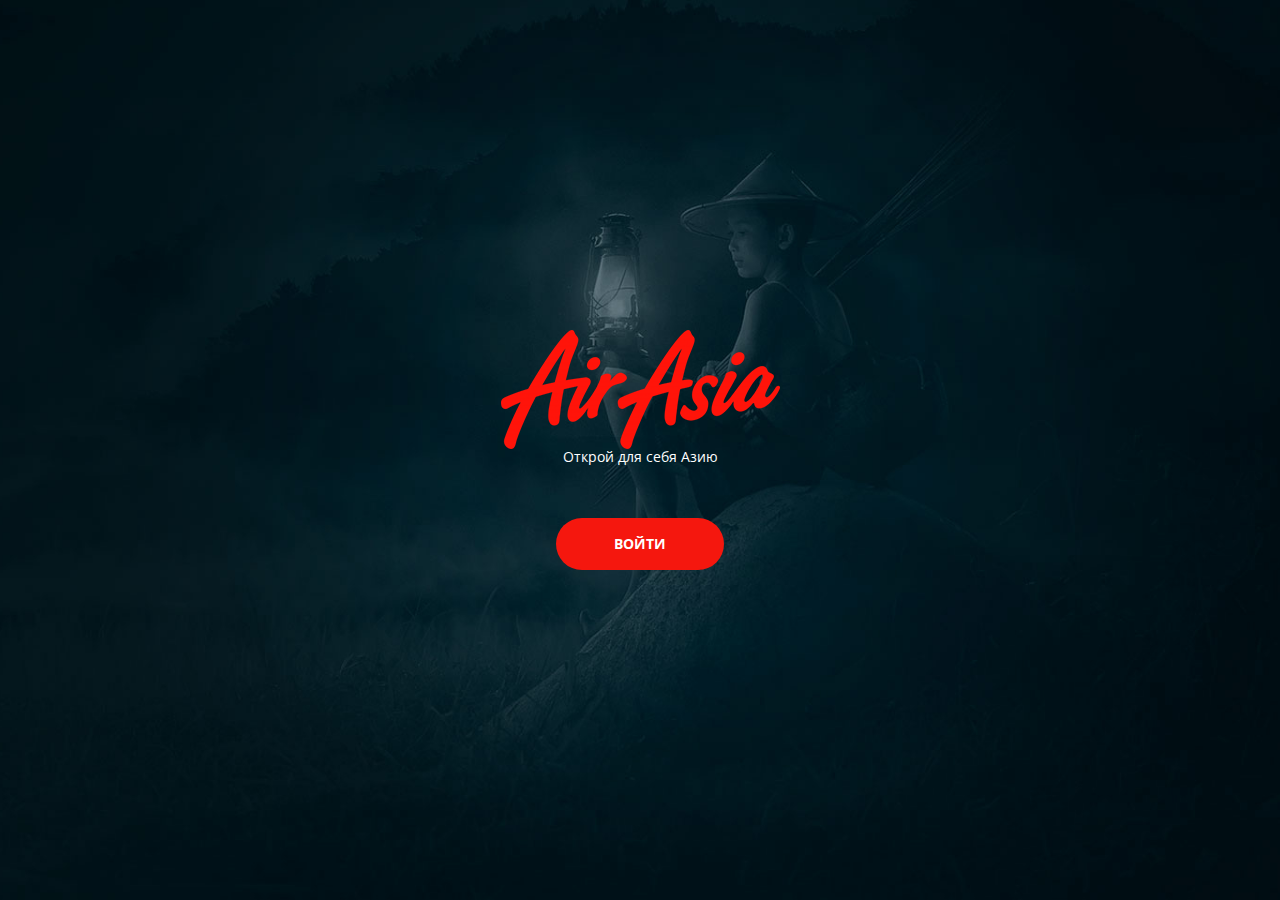
<file: index.html>
<!DOCTYPE html>
<html lang="ru">

<head>
  <meta charset="UTF-8">
  <meta name="viewport" content="width=1160">
  <link rel="preconnect" href="https://fonts.gstatic.com">
  <link href="https://fonts.googleapis.com/css2?family=Open+Sans:wght@400;600;700&display=swap" rel="stylesheet">

  <link rel="stylesheet" href="./css/style.css">
  <title>Air Asia - авторские туры по азии</title>
</head>


<body>
  <div class="wrapper wrapper--hello">
    <main class="hello">
      <div class="hello__content">

        <div class="hello__logo">
          <a href="./main.html" class="hello__link">
            <img src="./img/logo__big.png" class="hello__logo-pic" alt="Air Asia logo">
          </a>
        </div>
        <div class="hello__text">Открой для себя Азию</div>
        <div class="hello__btn">
        </div>
        <a href="./main.html" class="btn hello__btn">войти</a>
      </div>
    </main>
  </div>
</body>

</html>
</file>
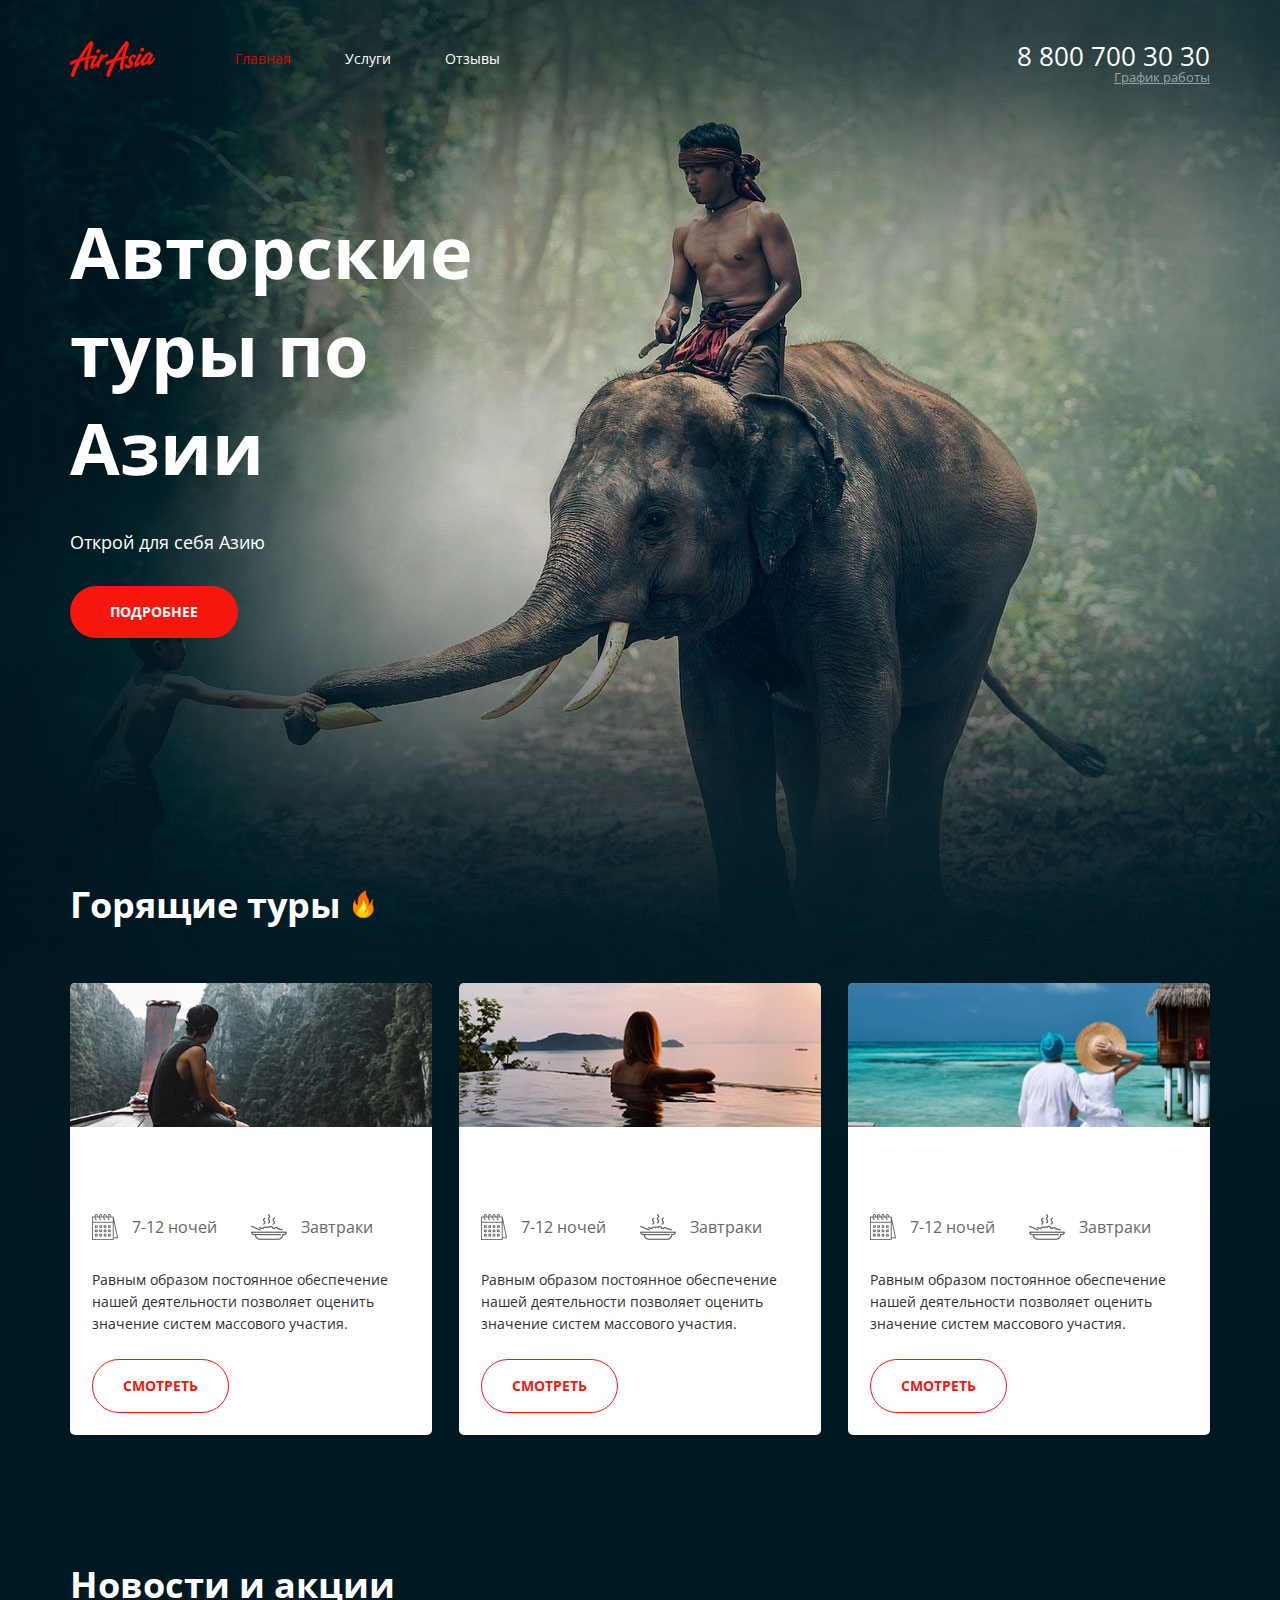
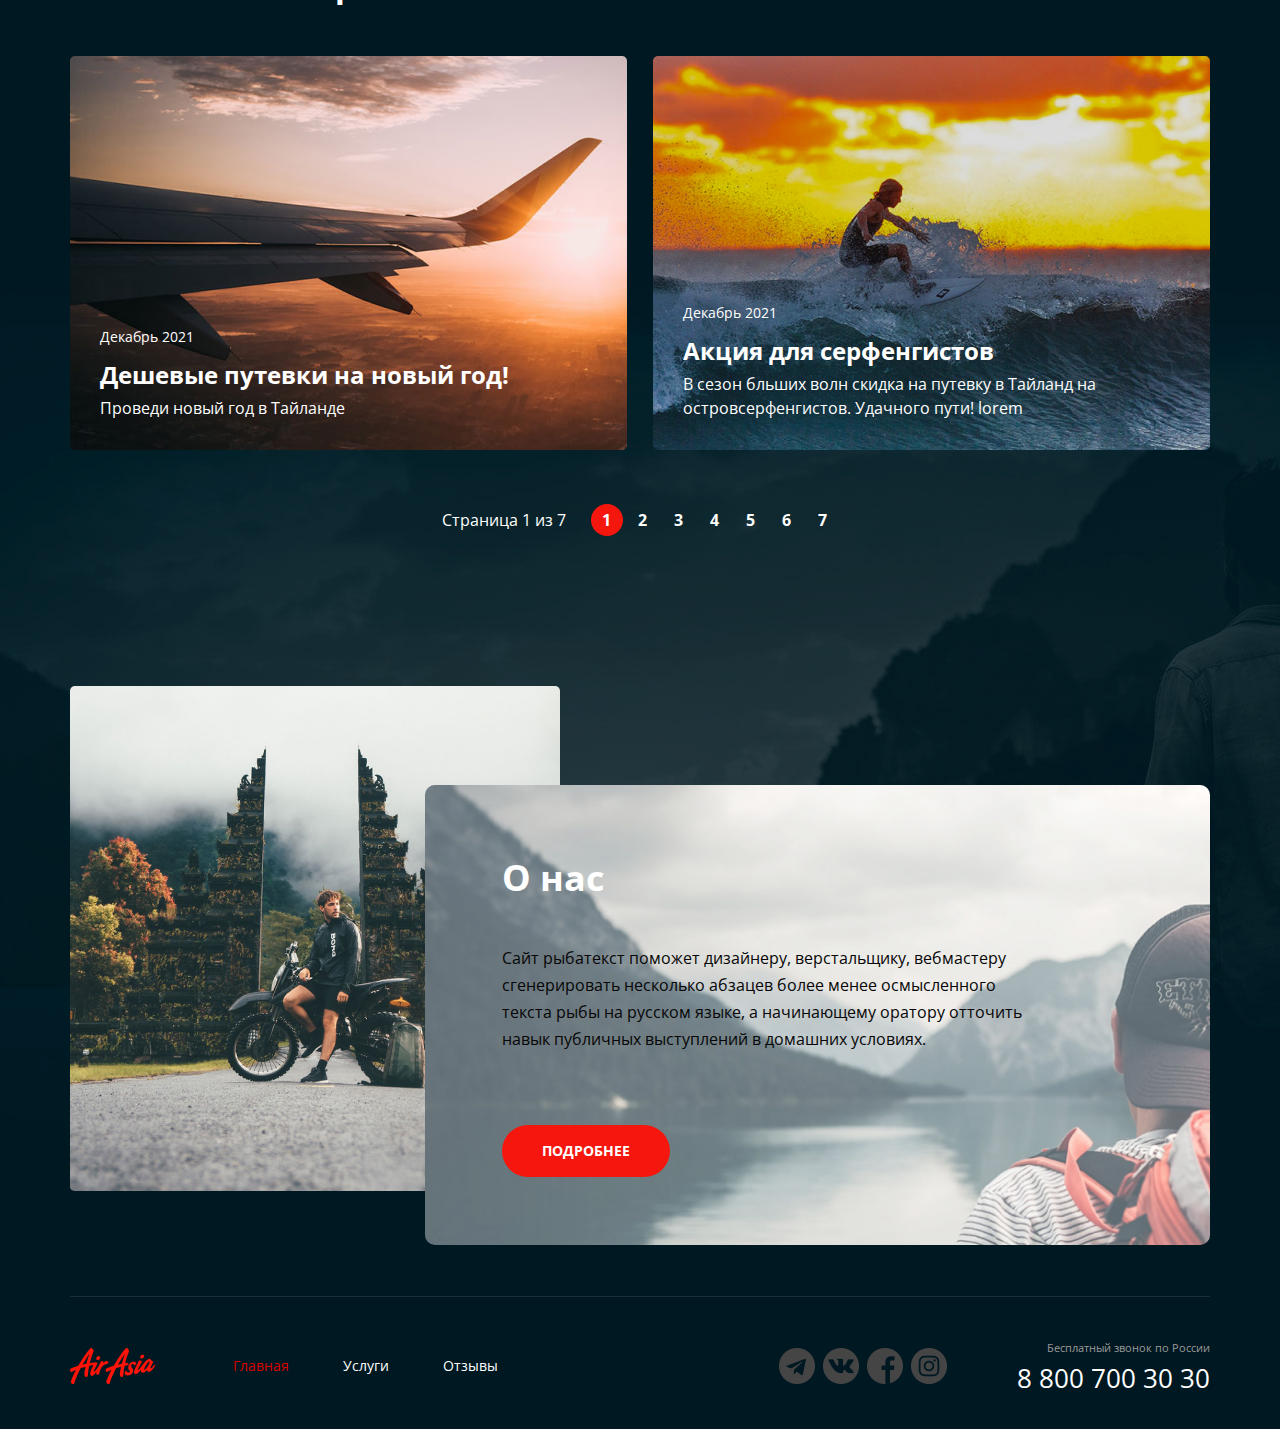
<file: main.html>
<!DOCTYPE html>
<html lang="ru">

<head>
  <meta charset="UTF-8">
  <meta name="viewport" content="width=1160">
  <link rel="preconnect" href="https://fonts.gstatic.com">
  <link href="https://fonts.googleapis.com/css2?family=Open+Sans:wght@400;600;700&display=swap" rel="stylesheet">

  <link rel="stylesheet" href="./css/style.css">
  <title>Air Asia - авторские туры по азии</title>
</head>


<body>
  <div class="wrapper wrapper--index">
    <div class="wrapper__content">
      <header class="header header--index">
        <div class="container">
          <div class="header__cols">
            <div class="header__col">
              <div class="header__logo">
                <a href="./main.html" class="logo">
                  <img src="img/logo.png" alt="logo" class="logo__img">
                </a>
              </div>
              <div class="header__menu">
                <nav class="menu">
                  <ul class="menu__list">
                    <li class="menu__item">
                      <a href="#" class="menu__link menu__link--active">Главная</a>
                    </li>
                    <li class="menu__item">
                      <a href="./services.html" class="menu__link">Услуги</a>
                    </li>
                    <li class="menu__item">
                      <a href="./reviews.html" class="menu__link">Отзывы</a>
                    </li>
                  </ul>
                </nav>
              </div>
            </div>
            <div class="header__col header__col--right">
              <address class="contacts">
                <a href="tel:88007003030" class="contacts__phone">
                  <span class="contacts__phone-num">8 800 700 30 30</span>
                </a>
                <div class="contacts__dropdown">
                  <span class="contacts__schedule">График работы</span>
                  <div class="contacts__popup">
                    <span class="contacts__schedule-work">пн-вс 09:00 - 20:00</span>
                    <span class="contacts__schedule-lunch">Обед 14:00-14:30</span>
                  </div>
                </div>
              </address>
            </div>
          </div>
        </div>
      </header>
      <div class="main">
        <div class="hero hero--main">
          <div class="container">
            <h1 class="hero__title hero__title--index title">Авторские туры по Aзии</h1>
            <div class="hero__description">Открой для себя Азию</div>
            <a href="#" class="hero__btn btn">Подробнее</a>
          </div>
        </div>

        <section class="tours">
          <div class="container">
            <h2 class="title title--tours">Горящие туры</h2>
            <div class="tours__cards">
              <div class="card tours__card">
                <div class="card__img">
                  <img src="img/thai.jpg" alt="thai" class="card__img-bg">
                </div>
                <div class="card__content">
                  <div class="card__title title">Тайланд</div>
                  <div class="card__conditions">
                    <span class="card__conditions-calendar card__conditions_icon">7-12 ночей</span>
                    <span class="card__conditions-meal card__conditions_icon">Завтраки</span>

                  </div>
                  <p class="card__text">
                    Равным образом постоянное обеспечение нашей деятельности позволяет оценить значение систем массового
                    участия.
                  </p>
                  <a href="#" class="btn--secondary btn btn--card">Смотреть</a>
                </div>
              </div>
              <div class="card tours__card">
                <div class="card__img">
                  <img src="img/bali.jpg" alt="Bali" class="card__img-bg">
                </div>
                <div class="card__content">
                  <div class="card__title title">Бали</div>
                  <div class="card__conditions">
                    <span class="card__conditions-calendar card__conditions_icon">7-12 ночей</span>
                    <span class="card__conditions-meal card__conditions_icon">Завтраки</span>
                  </div>
                  <p class="card__text">
                    Равным образом постоянное обеспечение нашей деятельности позволяет оценить значение систем массового
                    участия.
                  </p>
                  <a href="#" class="btn--secondary btn btn--card">Смотреть</a>
                </div>
              </div>
              <div class="card tours__card">
                <div class="card__img">
                  <img src="img/indonesia.jpg" alt="Indonesia" class="card__img-bg">
                </div>
                <div class="card__content">
                  <div class="card__title title">Индонезия</div>
                  <div class="card__conditions">
                    <span class="card__conditions-calendar card__conditions_icon">7-12 ночей</span>
                    <span class="card__conditions-meal card__conditions_icon">Завтраки</span>
                  </div>
                  <p class="card__text">
                    Равным образом постоянное обеспечение нашей деятельности позволяет оценить значение систем массового
                    участия.
                  </p>
                  <a href="#" class="btn--secondary btn btn--card">Смотреть</a>
                </div>
              </div>


            </div>
          </div>
        </section>
        <section class="news">
          <div class="container">
            <h2 class="title title--news">Новости и акции</h2>
            <div class="news__cards">
              <div class="news__card news__card--1">
                <div class="news__date">Декабрь 2021</div>
                <h3 class="news__title title">Дешевые путевки на новый год!</h3>
                <p class="news__text">Проведи новый год в Тайланде </p>
              </div>
              <div class="news__card news__card--2">
                <div class="news__date">Декабрь 2021</div>
                <h3 class="news__title title">Акция для серфенгистов</h3>
                <p class="news__text">В сезон бльших волн скидка на путевку в Тайланд на островсерфенгистов.
                  Удачного пути! lorem</p>
              </div>

            </div>
          </div>
        </section>

        <div class="paginator paginator--index">
          <span class="paginator__title">Страница 1 из 7</span>
          <ul class="paginator__list">
            <li class="paginator__item">
              <a href="#" class="paginator__link paginator__link--active">1</a>
            </li>
            <li class="paginator__item">
              <a href="#" class="paginator__link">2</a>
            </li>
            <li class="paginator__item">
              <a href="#" class="paginator__link">3</a>
            </li>
            <li class="paginator__item">
              <a href="#" class="paginator__link">4</a>
            </li>
            <li class="paginator__item">
              <a href="#" class="paginator__link">5</a>
            </li>
            <li class="paginator__item">
              <a href="#" class="paginator__link">6</a>
            </li>
            <li class="paginator__item">
              <a href="#" class="paginator__link">7</a>
            </li>
          </ul>
        </div>

        <div class="container">
          <section class="about">
            <div class="about__card_secondary"></div>
            <div class="about__card">
              <h3 class="about__title title">
                О нас
              </h3>
              <div class="about__text">
                <p> Сайт рыбатекст поможет дизайнеру, верстальщику, вебмастеру сгенерировать несколько абзацев более
                  менее
                  осмысленного текста рыбы на русском языке, а начинающему оратору отточить навык публичных выступлений
                  в
                  домашних условиях. </p>
              </div>
              <a href="#" class="about__btn btn">Подробнее</a>
            </div>
          </section>
        </div>
      </div>
    </div>
    <footer class="footer">
      <div class="container">
        <div class="footer__cols">
          <div class="footer__col">
            <div class="footer__logo">
              <a href="main.html" class="logo">
                <img src="img/logo.png" alt="logo" class="logo__img">
              </a>
            </div>
            <div class="footer__menu">
              <nav class="menu">
                <ul class="menu__list">
                  <li class="menu__item">
                    <a href="#" class="menu__link menu__link--active">Главная</a>
                  </li>

                  <li class="menu__item">
                    <a href="./services.html" class="menu__link ">Услуги</a>
                  </li>
                  <li class="menu__item">
                    <a href="./reviews.html" class="menu__link">Отзывы</a>
                  </li>
                </ul>
              </nav>
            </div>
          </div>
          <div class="footer__col--right footer__col">
            <div class="footer__social">
              <ul class="social">
                <li class="social__item">
                  <a href="#" class="social__link social__link--telegram"></a>
                </li>
                <li class="social__item">
                  <a href="#" class="social__link social__link--vk"></a>
                </li>
                <li class="social__item">
                  <a href="#" class="social__link social__link--f"></a>
                </li>
                <li class="social__item">
                  <a href="#" class="social__link social__link--in"></a>
                </li>
              </ul>
            </div>
            <div class="footer__contacts">
              <address class="contacts">
                <span class="contacts__note">Бесплатный звонок по России</span>
                <a href="tel:88007003030" class="contacts__phone">
                  <span class="contacts__phone-num">8 800 700 30 30</span>
                </a>
              </address>
            </div>
          </div>
        </div>
      </div>
    </footer>
</file>
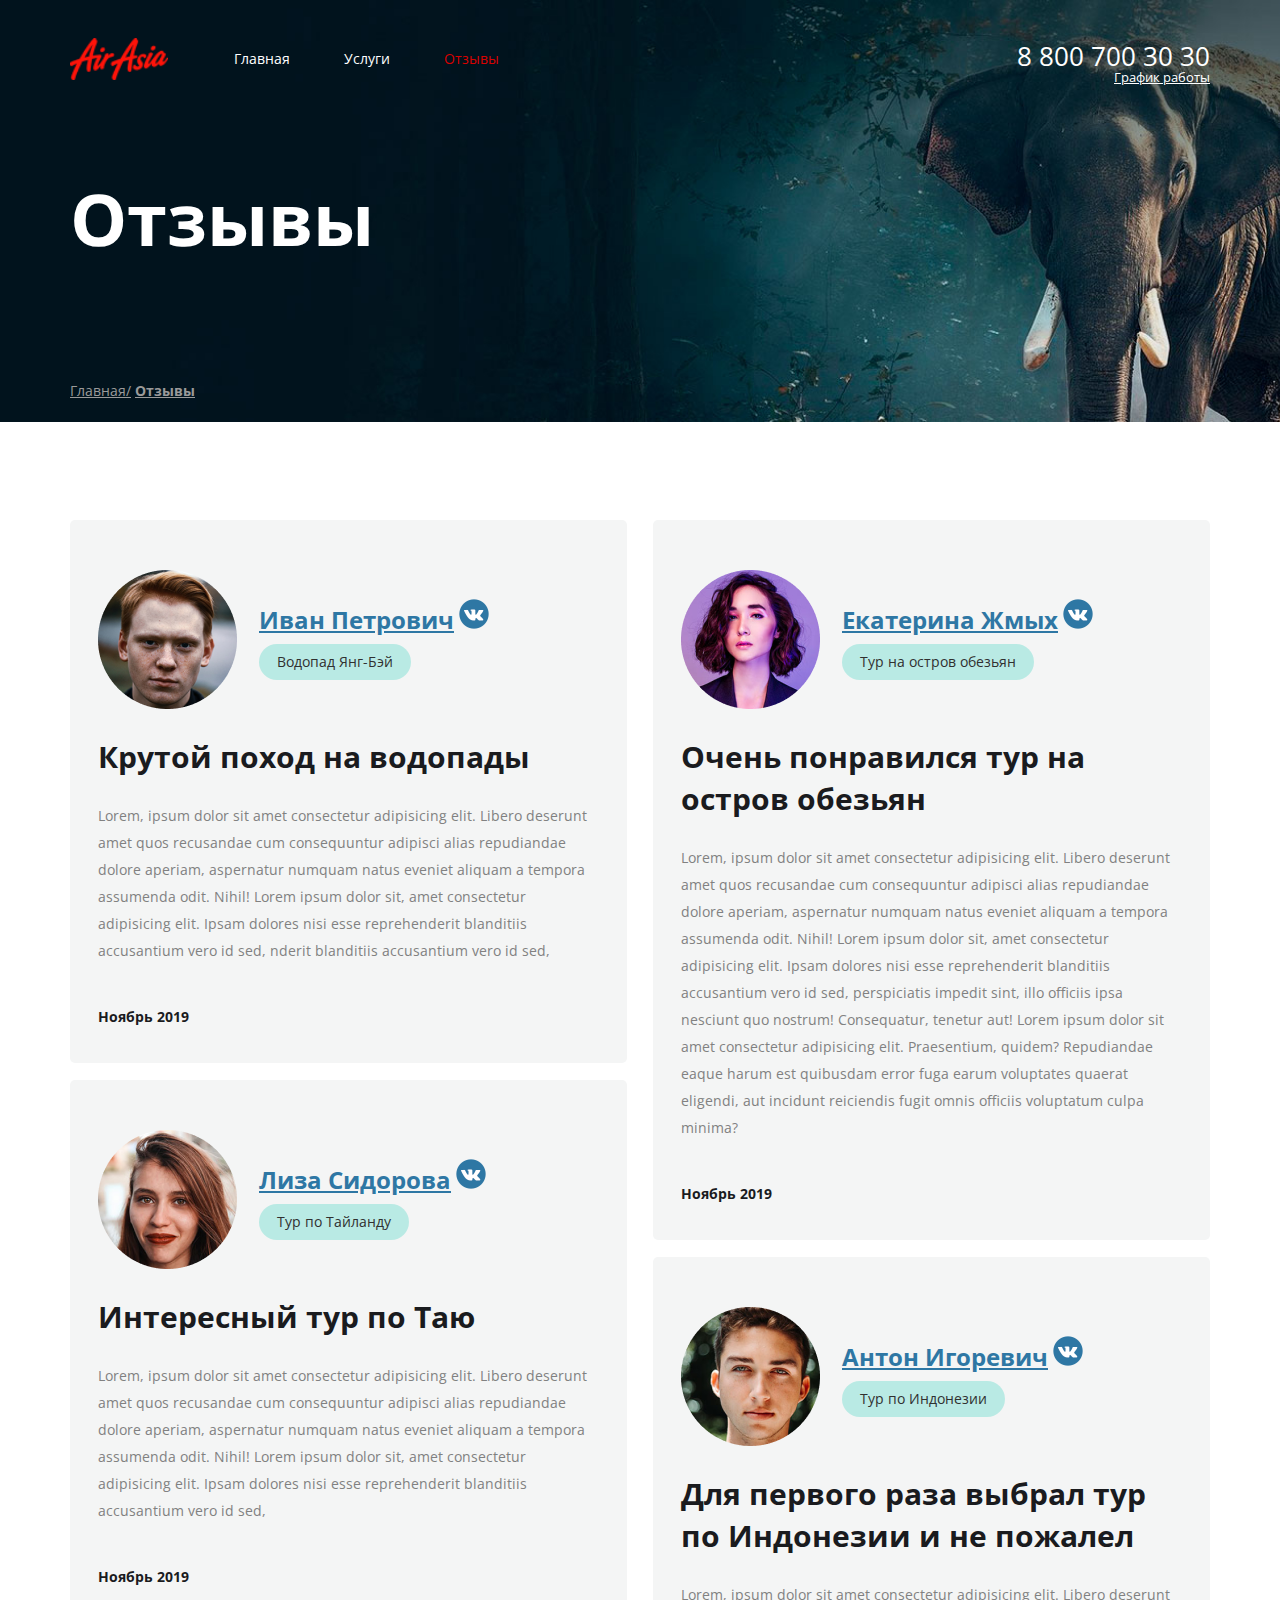
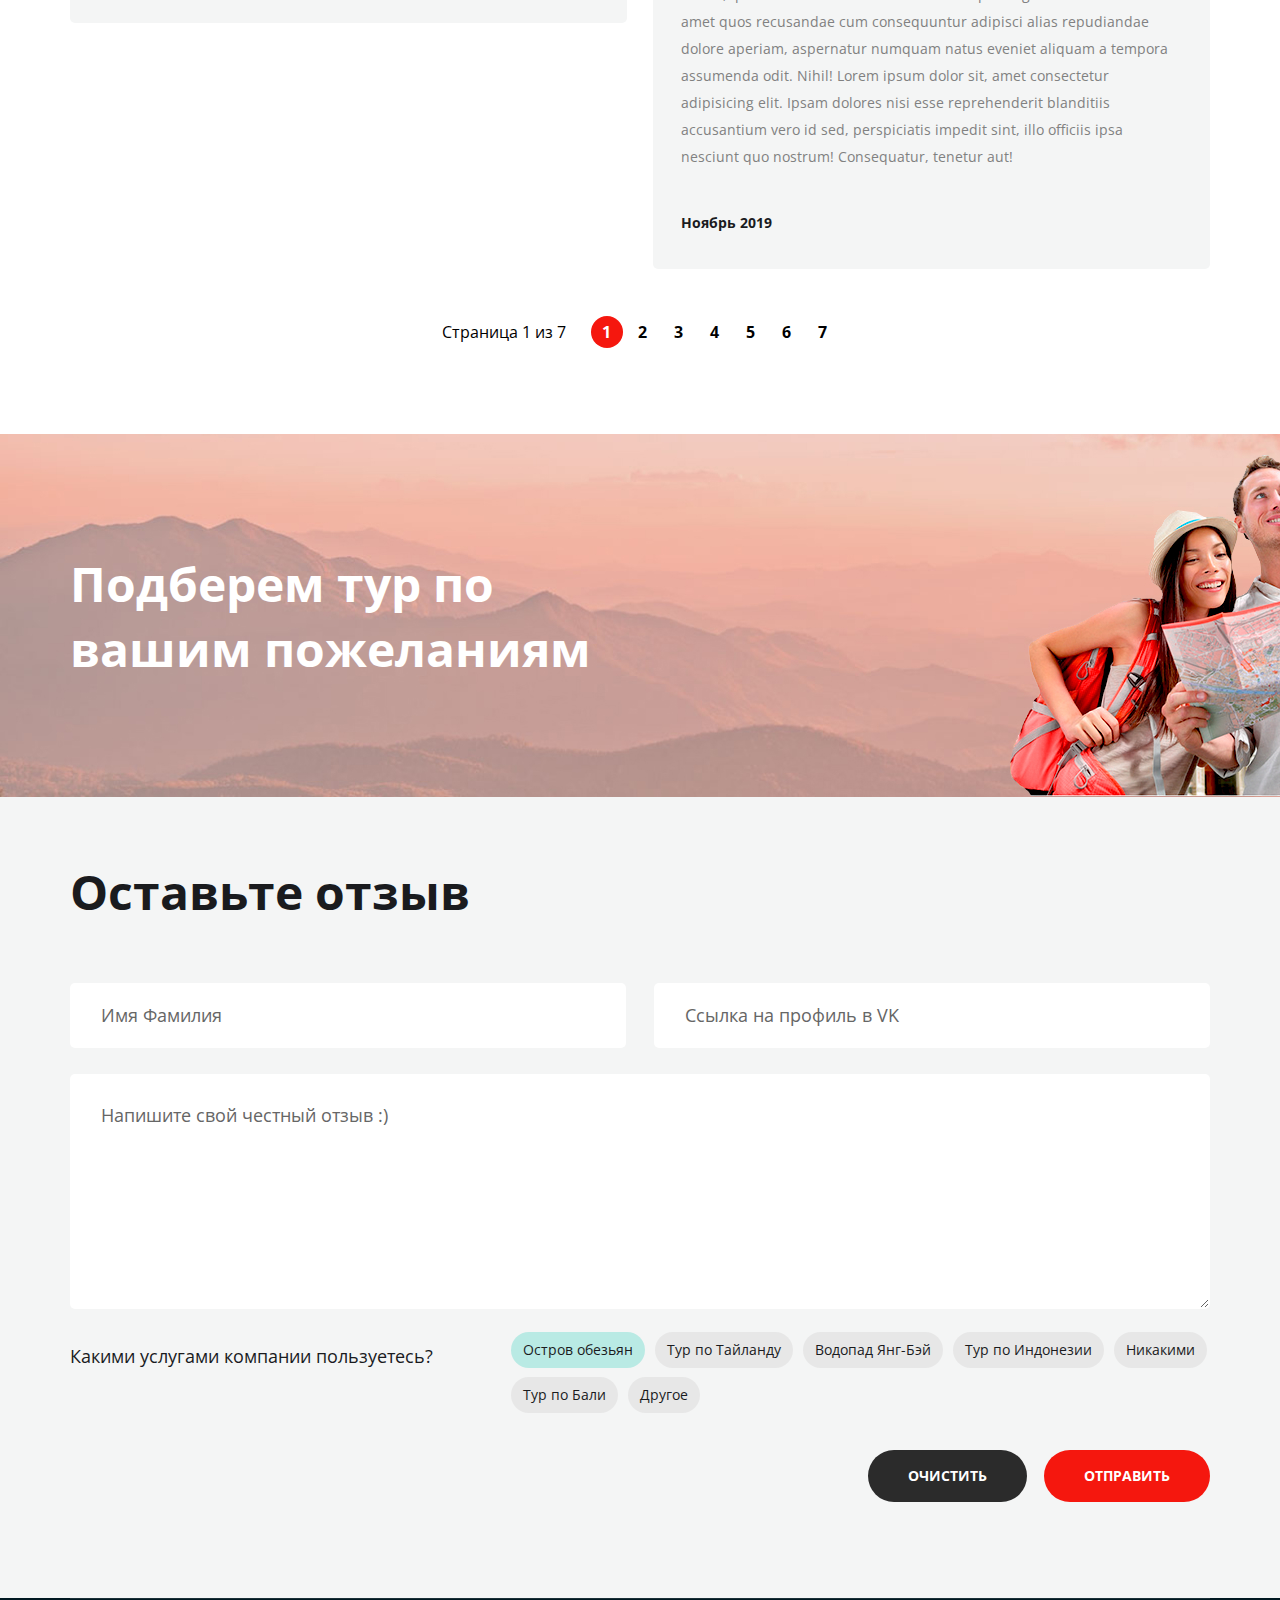
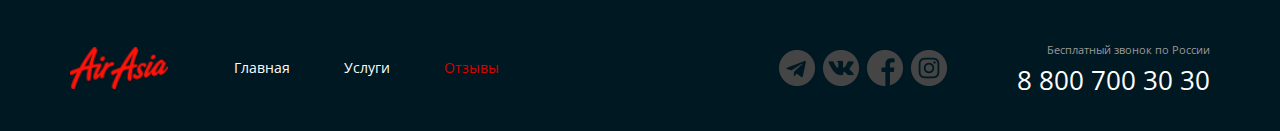
<file: reviews.html>
<!DOCTYPE html>
<html lang="ru">

<head>
  <meta charset="UTF-8">
  <meta name="viewport" content="width=1160">
  <link rel="preconnect" href="https://fonts.gstatic.com">
  <link href="https://fonts.googleapis.com/css2?family=Open+Sans:wght@400;600;700&display=swap" rel="stylesheet">
  <link rel="stylesheet" href="./css/style.css">
  <title>Air Asia - авторские туры по азии</title>
</head>

<body>
  <div class="wrapper wrapper--reviews">
    <div class="wrapper__content">
      <header class="header header--reviews">
        <div class="container">
          <div class="header__cols">
            <div class="header__col">
              <div class="header__logo header__logo--big">
                <a href="./main.html" class="logo">
                  <img src="img/logo.png" alt="logo" class="logo__img logo__img--big">
                </a>
              </div>
              <div class="header__menu">
                <nav class="menu">
                  <ul class="menu__list">
                    <li class="menu__item">
                      <a href="./main.html" class="menu__link">Главная</a>
                    </li>
                    <li class="menu__item">
                      <a href="./services.html" class="menu__link ">Услуги</a>
                    </li>
                    <li class="menu__item">
                      <a href="#" class="menu__link menu__link--active">Отзывы</a>
                    </li>
                  </ul>
                </nav>
              </div>
            </div>
            <div class="header__col header__col--right">
              <address class="contacts">
                <a href="tel:88007003030" class="contacts__phone">
                  <span class="contacts__phone-num">8 800 700 30 30</span>
                </a>
                <div class="contacts__dropdown">
                  <span class="contacts__schedule contacts__scedule--services">График работы</span>
                  <div class="contacts__popup">
                    <span class="contacts__schedule-work">пн-вс 09:00 - 20:00</span>
                    <span class="contacts__schedule-lunch">Обед 14:00-14:30</span>
                  </div>
                </div>
              </address>
            </div>
          </div>
        </div>
        <div class="container">
          <div class="hero hero--reviews">
            <h1 class="title hero__title hero__title--reviews">Отзывы</h1>
            <div class="breadcrumbs">

              <a href="main.html" class="breadcrumbs__link">Главная</a>
              <a href="#" class="breadcrumbs__link breadcrumbs__link--active">Отзывы</a>
            </div>
          </div>
        </div>
      </header>

      <div class="main main--reviews">
        <div class="container">
          <section class="reviews">
            <div class="reviews__cols">
              <div class="review reviews__card">
                <div class="review__header">
                  <div class="review__img">
                    <img src="img/avatar3.png" alt="avatar">
                  </div>
                  <div class="review__person">
                    <a href="#" class="review__name">Иван Петрович</a>
                    <div class="review__location">Водопад Янг-Бэй</div>
                  </div>
                </div>
                <div class="review__content">
                  <h3 class="review__title">Крутой поход на водопады</h3>
                  <div class="review__text">
                    <p>Lorem, ipsum dolor sit amet consectetur adipisicing elit. Libero deserunt amet quos
                      recusandae cum consequuntur adipisci alias repudiandae dolore aperiam, aspernatur numquam
                      natus eveniet aliquam a tempora assumenda odit. Nihil! Lorem ipsum dolor sit, amet consectetur
                      adipisicing elit. Ipsam dolores nisi esse reprehenderit blanditiis accusantium vero id sed, nderit
                      blanditiis accusantium vero id sed,
                    </p>
                  </div>
                  <div class="review__date">
                    <span>Ноябрь 2019</span>
                  </div>
                </div>

              </div>
              <div class="review reviews__card">
                <div class="review__header">
                  <div class="review__img">
                    <img src="img/avatar1.png" alt="avatar">
                  </div>
                  <div class="review__person">
                    <a href="#" class="review__name">Лиза Сидорова</a>
                    <div class="review__location">Тур по Тайланду</div>
                  </div>
                </div>
                <div class="review__content">
                  <h3 class="review__title">Интересный тур по Таю</h3>
                  <div class="review__text">
                    <p>Lorem, ipsum dolor sit amet consectetur adipisicing elit. Libero deserunt amet quos
                      recusandae cum consequuntur adipisci alias repudiandae dolore aperiam, aspernatur numquam
                      natus eveniet aliquam a tempora assumenda odit. Nihil! Lorem ipsum dolor sit, amet consectetur
                      adipisicing elit. Ipsam dolores nisi esse reprehenderit blanditiis accusantium vero id sed,
                    </p>
                  </div>
                  <div class="review__date">
                    <span>Ноябрь 2019</span>
                  </div>
                </div>

              </div>
            </div>

            <div class="reviews__cols">
              <div class="review reviews__card">
                <div class="review__header">
                  <div class="review__img">
                    <img src="img/avatar2.png" alt="avatar">
                  </div>
                  <div class="review__person">
                    <a href="#" class="review__name">Екатерина Жмых</a>
                    <div class="review__location">Тур на остров обезьян</div>
                  </div>
                </div>
                <div class="review__content">
                  <h3 class="review__title">Очень понравился тур на остров обезьян</h3>
                  <div class="review__text">
                    <p>Lorem, ipsum dolor sit amet consectetur adipisicing elit. Libero deserunt amet quos
                      recusandae cum consequuntur adipisci alias repudiandae dolore aperiam, aspernatur numquam
                      natus eveniet aliquam a tempora assumenda odit. Nihil! Lorem ipsum dolor sit, amet consectetur
                      adipisicing elit. Ipsam dolores nisi esse reprehenderit blanditiis accusantium vero id sed,
                      perspiciatis impedit sint, illo officiis ipsa nesciunt quo nostrum! Consequatur, tenetur aut!
                      Lorem ipsum dolor sit amet consectetur adipisicing elit. Praesentium, quidem? Repudiandae eaque
                      harum est quibusdam error fuga earum voluptates quaerat eligendi, aut incidunt reiciendis fugit
                      omnis officiis voluptatum culpa minima?
                    </p>
                  </div>
                  <div class="review__date">
                    <span>Ноябрь 2019</span>
                  </div>
                </div>

              </div>
              <div class="review reviews__card">
                <div class="review__header">
                  <div class="review__img">
                    <img src="img/avatar.png" alt="avatar">
                  </div>
                  <div class="review__person">
                    <a href="#" class="review__name">Антон Игоревич</a>
                    <div class="review__location">Тур по Индонезии</div>
                  </div>
                </div>
                <div class="review__content">
                  <h3 class="review__title">Для первого раза выбрал тур по Индонезии и не пожалел</h3>
                  <div class="review__text">
                    <p>Lorem, ipsum dolor sit amet consectetur adipisicing elit. Libero deserunt amet quos
                      recusandae cum consequuntur adipisci alias repudiandae dolore aperiam, aspernatur numquam
                      natus eveniet aliquam a tempora assumenda odit. Nihil! Lorem ipsum dolor sit, amet consectetur
                      adipisicing elit. Ipsam dolores nisi esse reprehenderit blanditiis accusantium vero id sed,
                      perspiciatis impedit sint, illo officiis ipsa nesciunt quo nostrum! Consequatur, tenetur aut!
                    </p>
                  </div>
                  <div class="review__date">
                    <span>Ноябрь 2019</span>
                  </div>
                </div>

              </div>


            </div>
          </section>
          <div class="paginator paginator--secondary paginator--reviews">
            <span class="paginator__title paginator__title--secondary">Страница 1 из 7</span>
            <ul class="paginator__list">
              <li class="paginator__item">
                <a href="#" class="paginator__link paginator__link--secondary paginator__link--active">1</a>
              </li>
              <li class="paginator__item">
                <a href="#" class="paginator__link paginator__link--secondary">2</a>
              </li>
              <li class="paginator__item">
                <a href="#" class="paginator__link paginator__link--secondary">3</a>
              </li>
              <li class="paginator__item">
                <a href="#" class="paginator__link paginator__link--secondary">4</a>
              </li>
              <li class="paginator__item">
                <a href="#" class="paginator__link paginator__link--secondary">5</a>
              </li>
              <li class="paginator__item">
                <a href="#" class="paginator__link paginator__link--secondary">6</a>
              </li>
              <li class="paginator__item">
                <a href="#" class="paginator__link paginator__link--secondary">7</a>
              </li>
            </ul>
          </div>
        </div>
        <div class="banner">
          <div class="container banner__content">
            <h2 class="banner__title">Подберем тур по вашим пожеланиям</h2>
          </div>
        </div>

        <section class="comment">
          <div class="container">
            <div class="title comment__title">
              Оставьте отзыв
            </div>
            <form action="submit" class="form comment__form">
              <div class="form__inputs">
                <input type="text" class="form__input" placeholder="Имя Фамилия">
                <input type="text" class="form__input" placeholder="Ссылка на профиль в VK">
              </div>
              <textarea name="textarea" id="textarea" cols="30" rows="10" class="form__textarea"
                placeholder="Напишите свой честный отзыв :)"></textarea>

              <div class="form__services">
                <span class="form__question">Какими услугами компании пользуетесь?</span>
                <div class="form__options">
                  <label for="service1">
                    <input class="form__checkbox " type="checkbox" name="service" id="service1">
                    <div class="form__option form__option--active">Остров обезьян</div>
                  </label>
                  <label for="service2">
                    <input class="form__checkbox" type="checkbox" name="service" id="service2">
                    <div class="form__option">Тур по Тайланду</div>
                  </label>
                  <label for="service3">
                    <input class="form__checkbox" type="checkbox" name="service" id="service3">
                    <div class="form__option">Водопад Янг-Бэй</div>
                  </label>
                  <label for="service4">
                    <input class="form__checkbox" type="checkbox" name="service" id="service4">
                    <div class="form__option">Тур по Индонезии</div>
                  </label>
                  <label for="service5">
                    <input class="form__checkbox" type="checkbox" name="service" id="service5">
                    <div class="form__option">Никакими</div>
                  </label>
                  <label for="service6">
                    <input class="form__checkbox" type="checkbox" name="service" id="service6">
                    <div class="form__option">Тур по Бали</div>
                  </label>
                  <label for="service7">
                    <input class="form__checkbox" type="checkbox" name="service" id="service7">
                    <div class="form__option">Другое</div>
                  </label>

                </div>
              </div>
              <div class="form__btns">
                <button type="reset" href="#" class="form__btn--black btn">Очистить</button>
                <button type="submit" href="#" class="form__btn--red btn">Отправить</button>
              </div>
            </form>
          </div>
        </section>

      </div>
    </div>
    <footer class="footer footer--reviews">
      <div class="container">
        <div class="footer__cols">
          <div class="footer__col">
            <div class="footer__logo footer__logo--big">
              <a href="main.html" class="logo">
                <img src="img/logo.png" alt="logo" class="logo__img logo__img--big">
              </a>
            </div>
            <div class="footer__menu">
              <nav class="menu">
                <ul class="menu__list">
                  <li class="menu__item">
                    <a href="./main.html" class="menu__link">Главная</a>
                  </li>

                  <li class="menu__item">
                    <a href="./services.html" class="menu__link ">Услуги</a>
                  </li>
                  <li class="menu__item">
                    <a href="#" class="menu__link menu__link--active">Отзывы</a>
                  </li>
                </ul>
              </nav>
            </div>
          </div>
          <div class="footer__col footer__col--right">
            <div class="footer__social">
              <ul class="social">
                <li class="social__item">
                  <a href="#" class="social__link social__link--telegram"></a>
                </li>
                <li class="social__item">
                  <a href="#" class="social__link social__link--vk"></a>
                </li>
                <li class="social__item">
                  <a href="#" class="social__link social__link--f"></a>
                </li>
                <li class="social__item">
                  <a href="#" class="social__link social__link--in"></a>
                </li>
              </ul>
            </div>
            <div class="footer__contacts">
              <address class="contacts">
                <span class="contacts__note">Бесплатный звонок по России</span>
                <a href="tel:88007003030" class="contacts__phone">
                  <span class="contacts__phone-num">8 800 700 30 30</span>
                </a>
              </address>
            </div>
          </div>
        </div>
      </div>
    </footer>
  </div>
</body>

</html>
</file>
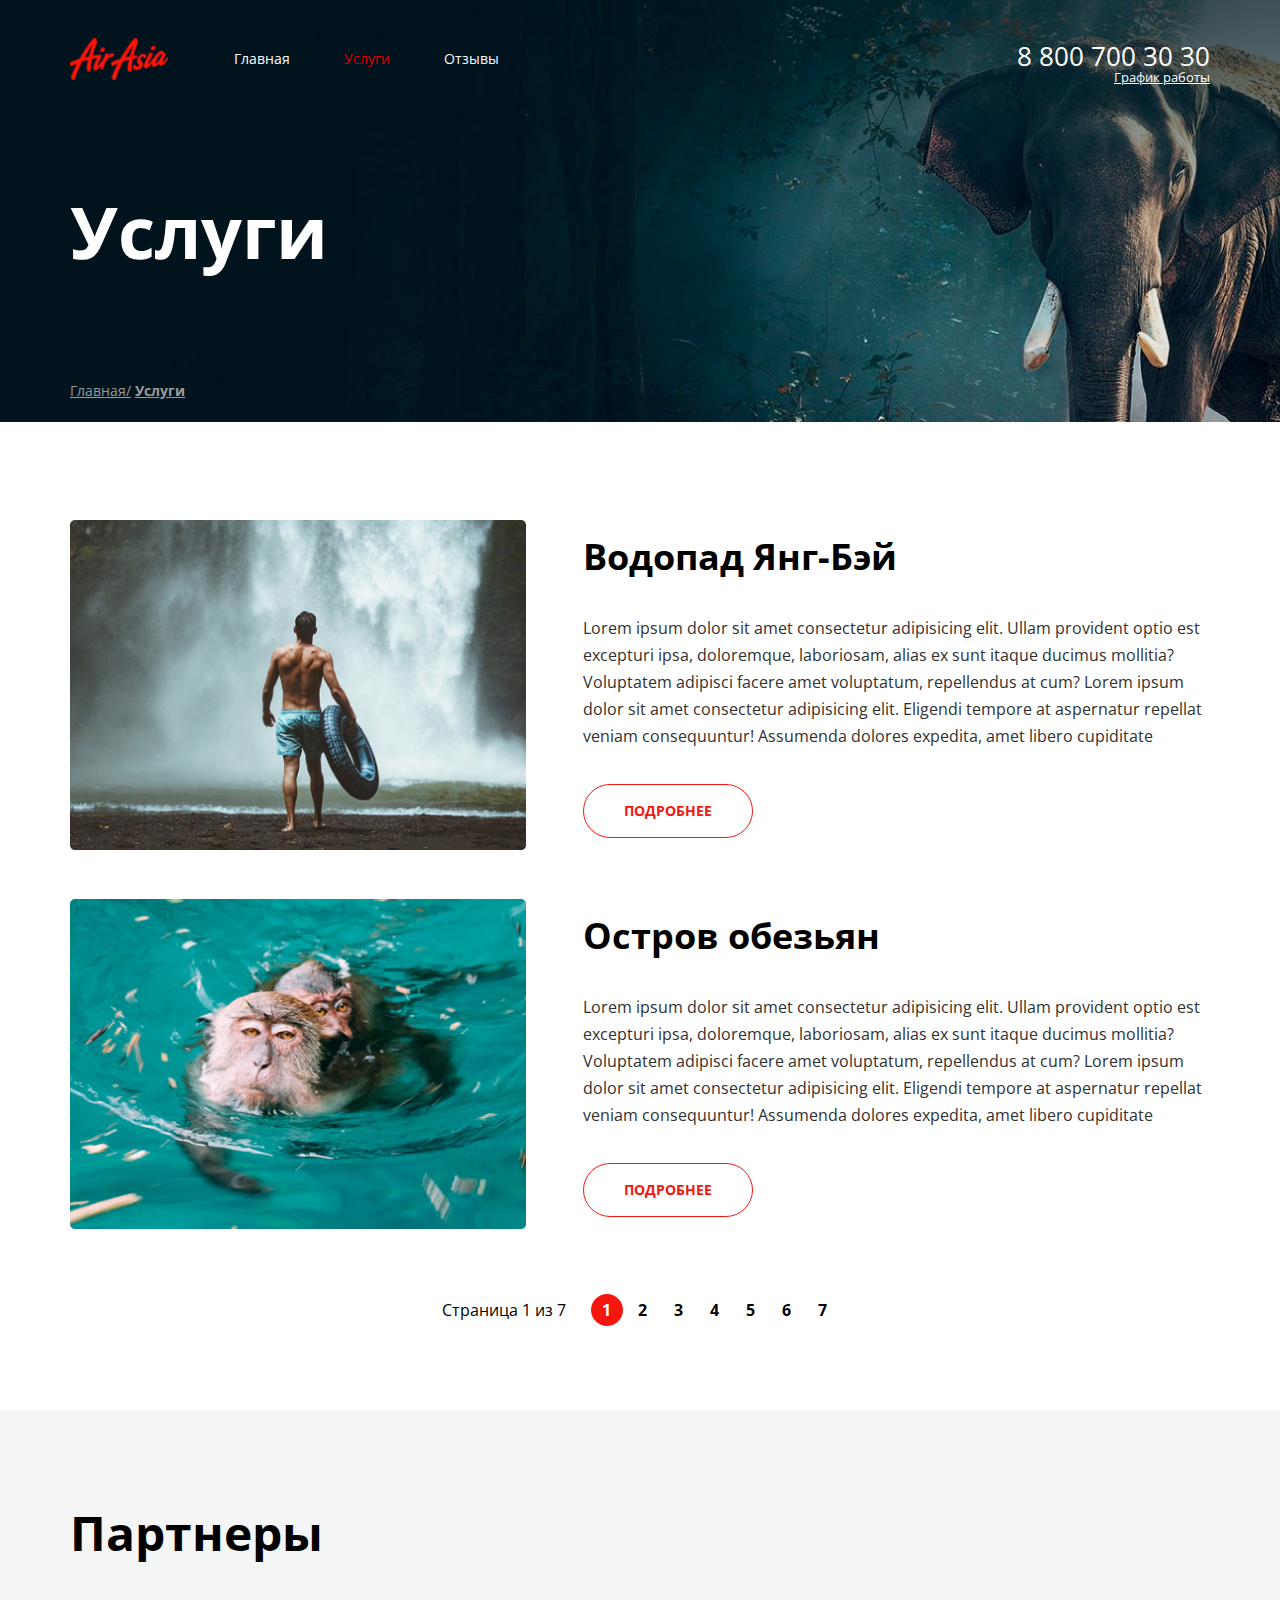
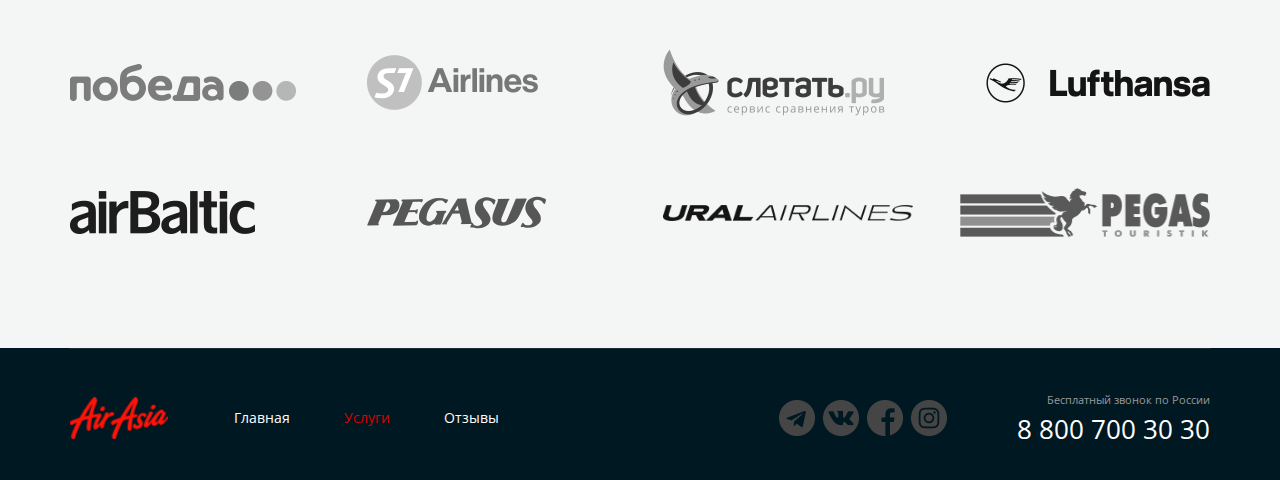
<file: services.html>
<!DOCTYPE html>
<html lang="ru">

<head>
  <meta charset="UTF-8">
  <meta name="viewport" content="width=1160">
  <link rel="preconnect" href="https://fonts.gstatic.com">
  <link href="https://fonts.googleapis.com/css2?family=Open+Sans:wght@400;600;700&display=swap" rel="stylesheet">
  <link rel="stylesheet" href="./css/style.css">
  <title>Air Asia - авторские туры по азии</title>
</head>

<body>
  <div class="wrapper wrapper--service">
    <div class="wrapper__content">
      <header class="header header--service">
        <div class="container">
          <div class="header__cols">
            <div class="header__col">
              <div class="header__logo header__logo--big">
                <a href="./main.html" class="logo">
                  <img src="img/logo.png" alt="logo" class="logo__img logo__img--big">
                </a>
              </div>
              <div class="header__menu">
                <nav class="menu">
                  <ul class="menu__list">
                    <li class="menu__item">
                      <a href="./main.html" class="menu__link">Главная</a>
                    </li>
                    <li class="menu__item">
                      <a href="#" class="menu__link menu__link--active">Услуги</a>
                    </li>
                    <li class="menu__item">
                      <a href="./reviews.html" class="menu__link ">Отзывы</a>
                    </li>
                  </ul>
                </nav>
              </div>
            </div>
            <div class="header__col header__col--right">
              <address class="contacts">
                <a href="tel:88007003030" class="contacts__phone">
                  <span class="contacts__phone-num">8 800 700 30 30</span>
                </a>
                <div class="contacts__dropdown">
                  <span class="contacts__schedule contacts__scedule--services">График работы</span>
                  <div class="contacts__popup">
                    <span class="contacts__schedule-work">пн-вс 09:00 - 20:00</span>
                    <span class="contacts__schedule-lunch">Обед 14:00-14:30</span>
                  </div>
                </div>
              </address>
            </div>
          </div>
        </div>
        <div class="container">
          <div class="hero hero--service">
            <h1 class="title hero__title hero__title--service">Услуги</h1>
            <div class="breadcrumbs">

              <a href="main.html" class="breadcrumbs__link">Главная</a>
              <a href="#" class="breadcrumbs__link breadcrumbs__link--active">Услуги</a>
            </div>
          </div>
        </div>
      </header>

      <main class="main main--service">
        <section class="services">
          <div class="container">
            <div class="services__block">
              <div class="services__img">
                <img src="./img/waterfall.jpg" alt="waterfall" class="services__pic">
              </div>
              <div class="services__content">
                <h2 class="title  title--services">
                  Водопад Янг-Бэй
                </h2>
                <div class="services__text">
                  <p>
                    Lorem ipsum dolor sit amet consectetur adipisicing elit. Ullam provident optio est excepturi ipsa,
                    doloremque, laboriosam, alias ex sunt itaque ducimus mollitia? Voluptatem adipisci facere amet
                    voluptatum, repellendus at cum? Lorem ipsum dolor sit amet consectetur adipisicing elit. Eligendi
                    tempore at aspernatur repellat veniam consequuntur! Assumenda dolores expedita, amet libero
                    cupiditate
                  </p>
                </div>
                <div class="btn btn--secondary">Подробнее</div>
              </div>
            </div>
            <div class="services__block">
              <div class="services__img">
                <img src="./img/monkeys.jpg" alt="waterfall" class="services__pic">
              </div>
              <div class="services__content">
                <h2 class="title title--services">
                  Остров обезьян
                </h2>
                <div class="services__text">
                  <p>
                    Lorem ipsum dolor sit amet consectetur adipisicing elit. Ullam provident optio est excepturi ipsa,
                    doloremque, laboriosam, alias ex sunt itaque ducimus mollitia? Voluptatem adipisci facere amet
                    voluptatum, repellendus at cum? Lorem ipsum dolor sit amet consectetur adipisicing elit. Eligendi
                    tempore at aspernatur repellat veniam consequuntur! Assumenda dolores expedita, amet libero
                    cupiditate
                  </p>
                </div>
                <div class="btn btn--secondary">Подробнее</div>
              </div>
            </div>
          </div>
          <div class="paginator paginator--secondary">
            <span class="paginator__title paginator__title--secondary">Страница 1 из 7</span>
            <ul class="paginator__list">
              <li class="paginator__item">
                <a href="#" class="paginator__link paginator__link--secondary paginator__link--active">1</a>
              </li>
              <li class="paginator__item">
                <a href="#" class="paginator__link paginator__link--secondary">2</a>
              </li>
              <li class="paginator__item">
                <a href="#" class="paginator__link paginator__link--secondary">3</a>
              </li>
              <li class="paginator__item">
                <a href="#" class="paginator__link paginator__link--secondary">4</a>
              </li>
              <li class="paginator__item">
                <a href="#" class="paginator__link paginator__link--secondary">5</a>
              </li>
              <li class="paginator__item">
                <a href="#" class="paginator__link paginator__link--secondary">6</a>
              </li>
              <li class="paginator__item">
                <a href="#" class="paginator__link paginator__link--secondary">7</a>
              </li>
            </ul>


          </div>
        </section>

      </main>

      <section class="partners">
        <div class="container">
          <div class="title  title--partners">Партнеры</div>
          <div class="partners__logos">
            <a href="#" class="partners__img">
              <img src="./img/pobeda.png" alt="pobeda">
            </a>
            <a href="#" class="partners__img">
              <img src="./img/s7.png" alt="pobeda">
            </a>
            <a href="#" class="partners__img">
              <img src="./img/lets-fly.png" alt="pobeda">
            </a>
            <a href="#" class="partners__img">
              <img src="./img/lufthansa.png" alt="pobeda">
            </a>
            <a href="#" class="partners__img">
              <img src="./img/airbaltic.png" alt="pobeda">
            </a>
            <a href="#" class="partners__img">
              <img src="./img/pegasus.png" alt="pobeda">
            </a>
            <a href="#" class="partners__img">
              <img src="./img/ural.png" alt="pobeda">
            </a>
            <a href="#" class="partners__img">
              <img src="./img/pegas.png" alt="pobeda">
            </a>
          </div>
        </div>
      </section>

    </div>
  </div>
  <footer class="footer footer--service">
    <div class="container">
      <div class="footer__cols">
        <div class="footer__col">
          <div class="footer__logo footer__logo--big">
            <a href="main.html" class="logo">
              <img src="img/logo.png" alt="logo" class="logo__img logo__img--big">
            </a>
          </div>
          <div class="footer__menu">
            <nav class="menu">
              <ul class="menu__list">
                <li class="menu__item">
                  <a href="./main.html" class="menu__link">Главная</a>
                </li>

                <li class="menu__item">
                  <a href="#" class="menu__link menu__link--active">Услуги</a>
                </li>
                <li class="menu__item">
                  <a href="./reviews.html" class="menu__link">Отзывы</a>
                </li>
              </ul>
            </nav>
          </div>
        </div>
        <div class="footer__col footer__col--right">
          <div class="footer__social">
            <ul class="social">
              <li class="social__item">
                <a href="#" class="social__link social__link--telegram"></a>
              </li>
              <li class="social__item">
                <a href="#" class="social__link social__link--vk"></a>
              </li>
              <li class="social__item">
                <a href="#" class="social__link social__link--f"></a>
              </li>
              <li class="social__item">
                <a href="#" class="social__link social__link--in"></a>
              </li>
            </ul>
          </div>
          <div class="footer__contacts">
            <address class="contacts">
              <span class="contacts__note">Бесплатный звонок по России</span>
              <a href="tel:88007003030" class="contacts__phone">
                <span class="contacts__phone-num">8 800 700 30 30</span>
              </a>
            </address>
          </div>
        </div>
      </div>
    </div>
  </footer>
  </div>
</body>

</html>
</file>
<file: css/style.css>
@import url("./layout/normalize.css");
@import url("./layout/base.css");
@import url("./blocks/about.css");
@import url("./blocks/btn.css");
@import url("./blocks/card.css");
@import url("./blocks/contacts.css");
@import url("./blocks/footer.css");
@import url("./blocks/header.css");
@import url("./blocks/hero.css");
@import url("./blocks/logo.css");
@import url("./blocks/menu.css");
@import url("./blocks/news.css");
@import url("./blocks/paginator.css");
@import url("./blocks/social.css");
@import url("./blocks/title.css");
@import url("./blocks/tours.css");
@import url("./blocks/breadcrumbs.css");
@import url("./blocks/services.css");
@import url("./blocks/partners.css");
@import url("./blocks/hello.css");
@import url("./blocks/reviews.css");
@import url("./blocks/review.css");
@import url("./blocks/banner.css");
@import url("./blocks/comment.css");
@import url("./blocks/form.css");
</file>
